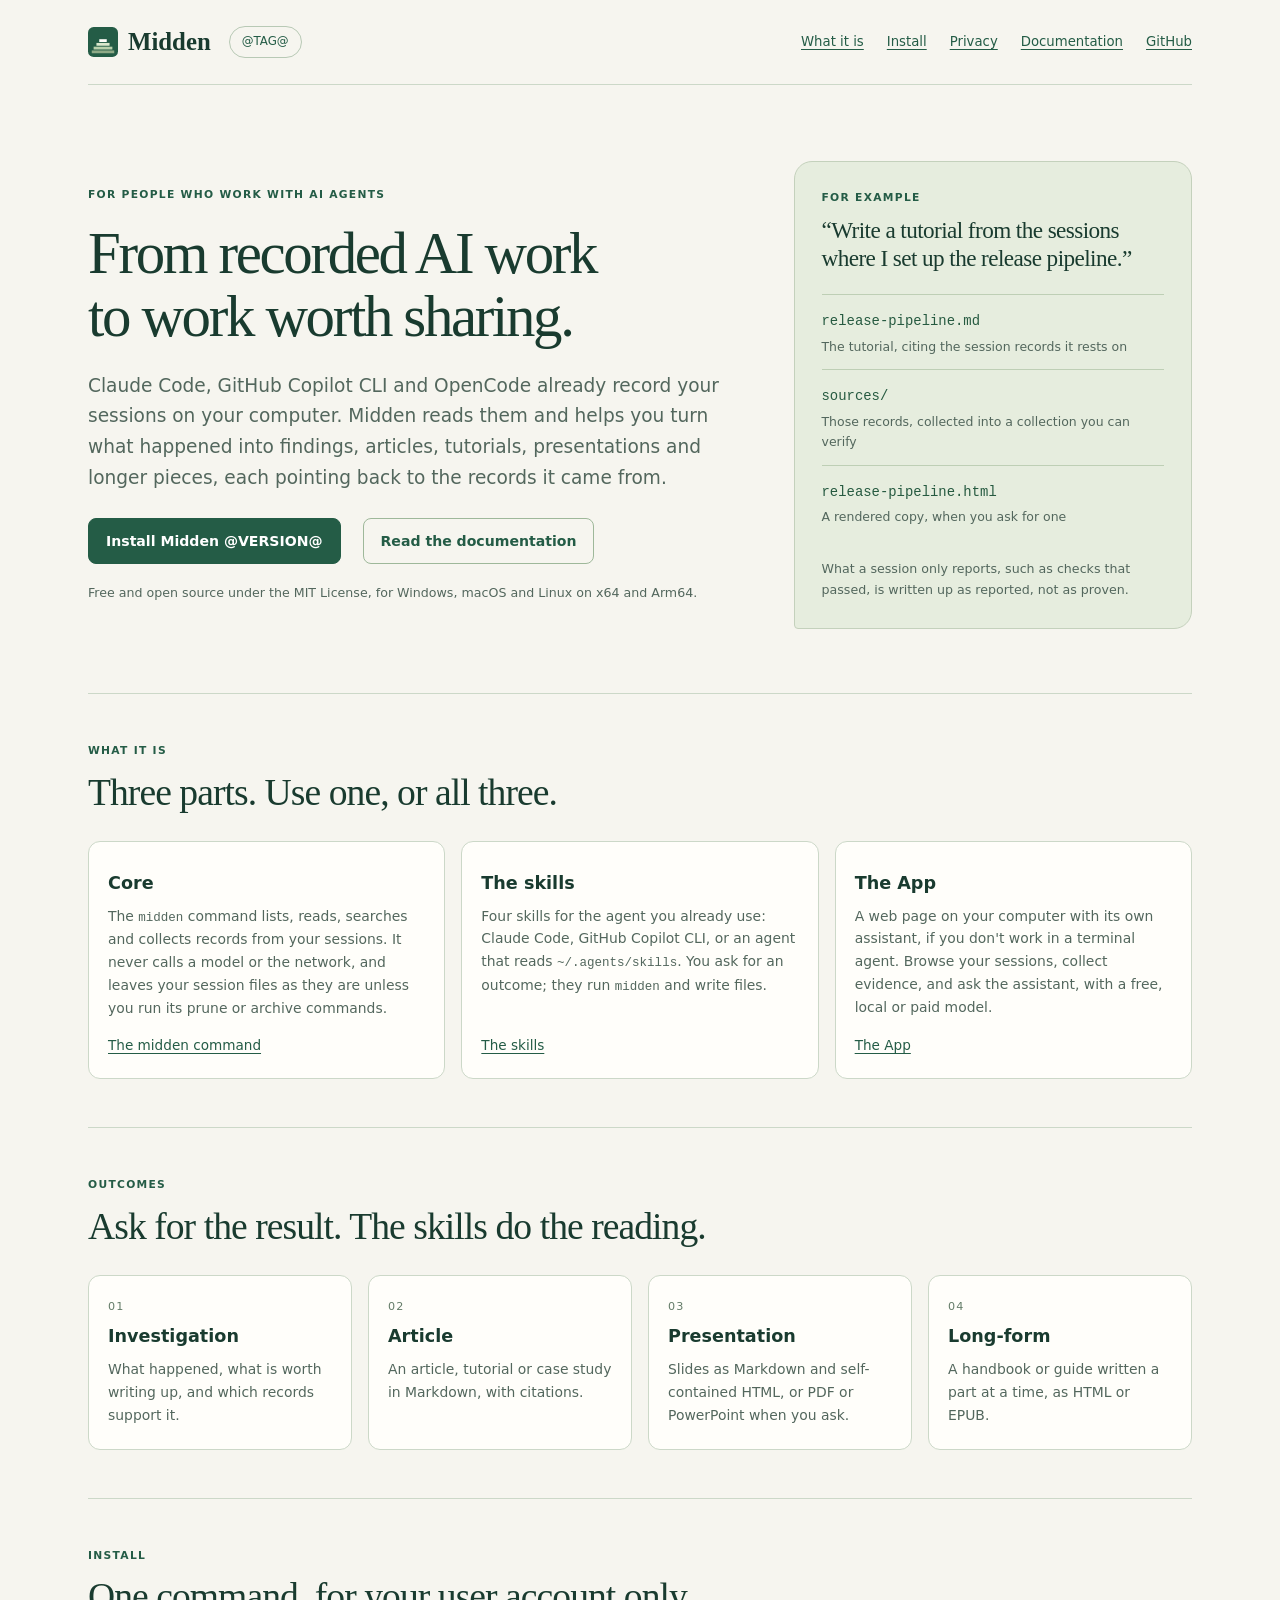
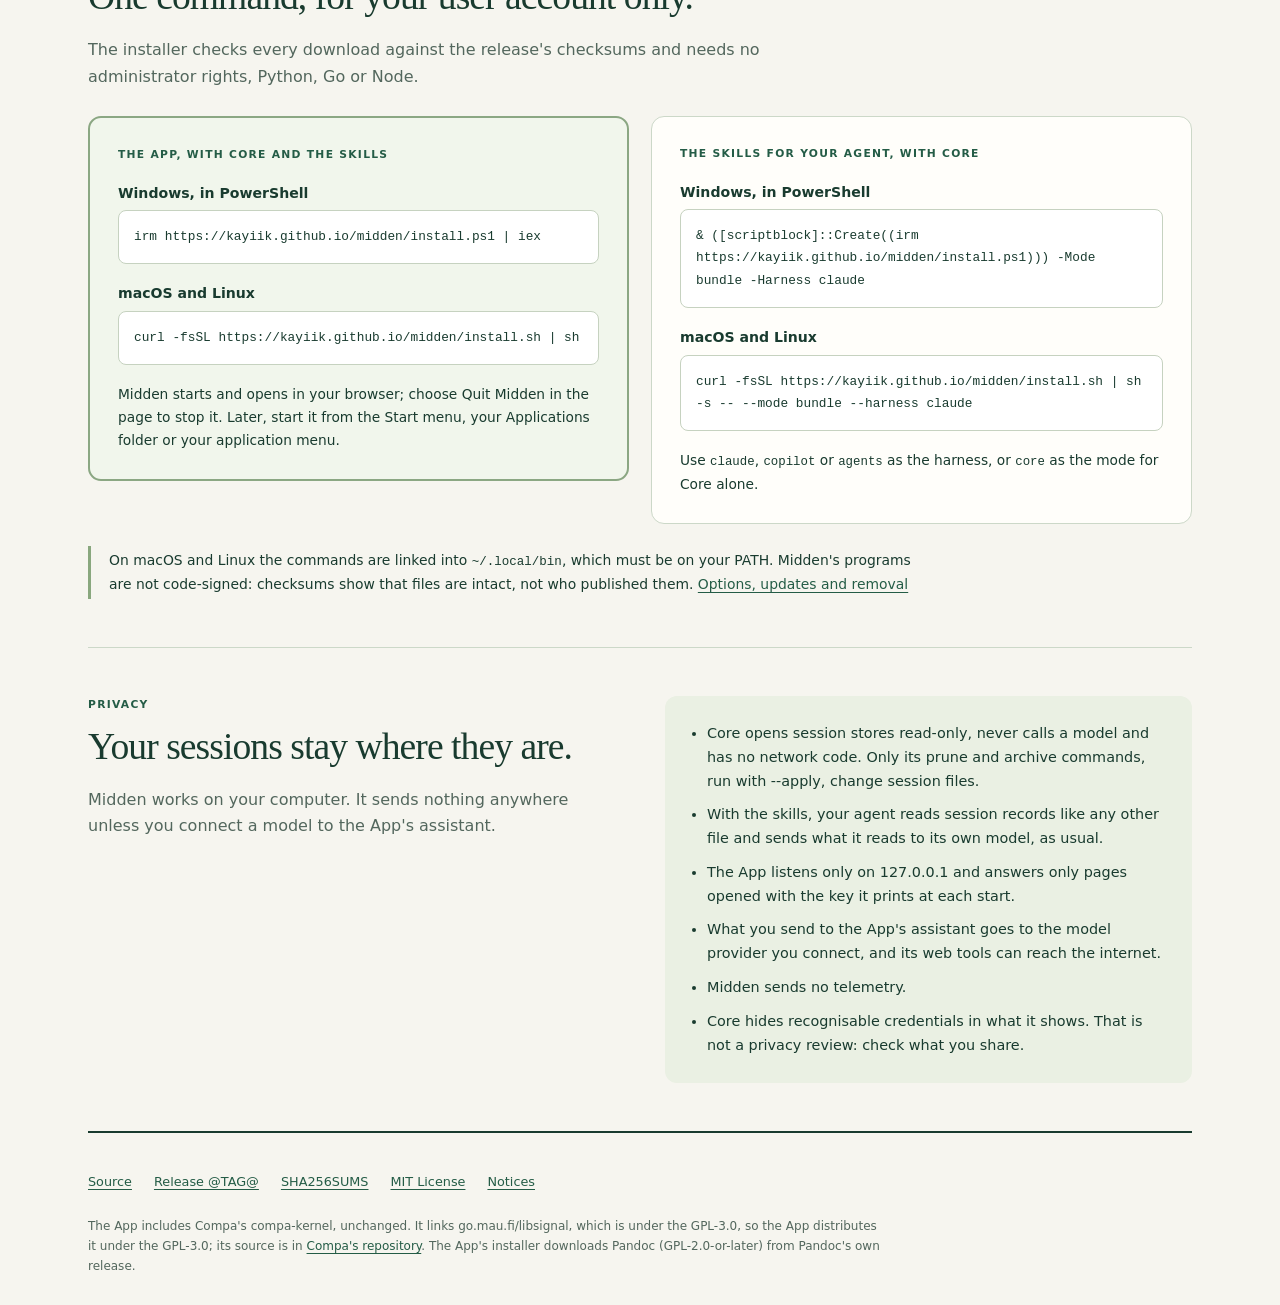
<file: site/index.html>
<!doctype html>
<html lang="en">
<head>
<meta charset="utf-8">
<meta name="viewport" content="width=device-width,initial-scale=1">
<meta name="description" content="Midden reads the AI sessions that Claude Code, GitHub Copilot CLI and OpenCode record on your computer, and helps you turn them into findings, articles, presentations and longer pieces.">
<meta name="color-scheme" content="light">
<title>Midden: from recorded AI work to work worth sharing</title>
<link rel="canonical" href="https://kayiik.github.io/midden/">
<link rel="icon" href="favicon.svg" type="image/svg+xml">
<link rel="stylesheet" href="site.css">
</head>
<body>
<a class="skip-link" href="#content">Skip to content</a>
<div class="page">
<nav class="site-nav" aria-label="Main navigation">
<a class="brand" href="./"><img src="favicon.svg" alt="" width="30" height="30">Midden</a>
<a class="release-tag" href="https://github.com/kayiik/midden/releases/tag/@TAG@">@TAG@</a>
<div class="nav-links">
<a href="#parts">What it is</a>
<a href="#install">Install</a>
<a href="#privacy">Privacy</a>
<a href="https://github.com/kayiik/midden#documentation">Documentation</a>
<a href="https://github.com/kayiik/midden">GitHub</a>
</div>
</nav>

<main id="content">
<header class="hero">
<div>
<p class="eyebrow">For people who work with AI agents</p>
<h1>From recorded AI work to work worth sharing.</h1>
<p class="lead">Claude Code, GitHub Copilot CLI and OpenCode already record your sessions on your computer. Midden reads them and helps you turn what happened into findings, articles, tutorials, presentations and longer pieces, each pointing back to the records it came from.</p>
<div class="actions">
<a class="button" href="#install">Install Midden @VERSION@</a>
<a class="button secondary" href="https://github.com/kayiik/midden#documentation">Read the documentation</a>
</div>
<p class="note">Free and open source under the MIT License, for Windows, macOS and Linux on x64 and Arm64.</p>
</div>
<aside class="work-example" aria-labelledby="example-title">
<p class="eyebrow">For example</p>
<h2 id="example-title">“Write a tutorial from the sessions where I set up the release pipeline.”</h2>
<ul class="file-stack">
<li><code>release-pipeline.md</code><span>The tutorial, citing the session records it rests on</span></li>
<li><code>sources/</code><span>Those records, collected into a collection you can verify</span></li>
<li><code>release-pipeline.html</code><span>A rendered copy, when you ask for one</span></li>
</ul>
<p class="note">What a session only reports, such as checks that passed, is written up as reported, not as proven.</p>
</aside>
</header>

<section id="parts" aria-labelledby="parts-title">
<div class="section-heading">
<p class="eyebrow">What it is</p>
<h2 id="parts-title">Three parts. Use one, or all three.</h2>
</div>
<div class="cards three">
<article>
<h3>Core</h3>
<p>The <code>midden</code> command lists, reads, searches and collects records from your sessions. It never calls a model or the network, and leaves your session files as they are unless you run its prune or archive commands.</p>
<a href="https://github.com/kayiik/midden/blob/main/docs/core.md">The midden command</a>
</article>
<article>
<h3>The skills</h3>
<p>Four skills for the agent you already use: Claude Code, GitHub Copilot CLI, or an agent that reads <code>~/.agents/skills</code>. You ask for an outcome; they run <code>midden</code> and write files.</p>
<a href="https://github.com/kayiik/midden/blob/main/docs/skills.md">The skills</a>
</article>
<article>
<h3>The App</h3>
<p>A web page on your computer with its own assistant, if you don't work in a terminal agent. Browse your sessions, collect evidence, and ask the assistant, with a free, local or paid model.</p>
<a href="https://github.com/kayiik/midden/blob/main/docs/app.md">The App</a>
</article>
</div>
</section>

<section id="outcomes" aria-labelledby="outcomes-title">
<div class="section-heading">
<p class="eyebrow">Outcomes</p>
<h2 id="outcomes-title">Ask for the result. The skills do the reading.</h2>
</div>
<div class="cards four">
<article><p class="card-number">01</p><h3>Investigation</h3><p>What happened, what is worth writing up, and which records support it.</p></article>
<article><p class="card-number">02</p><h3>Article</h3><p>An article, tutorial or case study in Markdown, with citations.</p></article>
<article><p class="card-number">03</p><h3>Presentation</h3><p>Slides as Markdown and self-contained HTML, or PDF or PowerPoint when you ask.</p></article>
<article><p class="card-number">04</p><h3>Long-form</h3><p>A handbook or guide written a part at a time, as HTML or EPUB.</p></article>
</div>
</section>

<section id="install" aria-labelledby="install-title">
<div class="section-heading">
<p class="eyebrow">Install</p>
<h2 id="install-title">One command, for your user account only.</h2>
<p>The installer checks every download against the release's checksums and needs no administrator rights, Python, Go or Node.</p>
</div>
<div class="entrances">
<div class="entrance app-entrance">
<p class="eyebrow">The App, with Core and the skills</p>
<h3>Windows, in PowerShell</h3>
<pre><code>irm https://kayiik.github.io/midden/install.ps1 | iex</code></pre>
<h3>macOS and Linux</h3>
<pre><code>curl -fsSL https://kayiik.github.io/midden/install.sh | sh</code></pre>
<p>Midden starts and opens in your browser; choose Quit Midden in the page to stop it. Later, start it from the Start menu, your Applications folder or your application menu.</p>
</div>
<div class="entrance">
<p class="eyebrow">The skills for your agent, with Core</p>
<h3>Windows, in PowerShell</h3>
<pre><code>&amp; ([scriptblock]::Create((irm https://kayiik.github.io/midden/install.ps1))) -Mode bundle -Harness claude</code></pre>
<h3>macOS and Linux</h3>
<pre><code>curl -fsSL https://kayiik.github.io/midden/install.sh | sh -s -- --mode bundle --harness claude</code></pre>
<p>Use <code>claude</code>, <code>copilot</code> or <code>agents</code> as the harness, or <code>core</code> as the mode for Core alone.</p>
</div>
</div>
<p class="install-note">On macOS and Linux the commands are linked into <code>~/.local/bin</code>, which must be on your PATH. Midden's programs are not code-signed: checksums show that files are intact, not who published them. <a href="https://github.com/kayiik/midden/blob/main/docs/install.md">Options, updates and removal</a></p>
</section>

<section id="privacy" class="split" aria-labelledby="privacy-title">
<div>
<p class="eyebrow">Privacy</p>
<h2 id="privacy-title">Your sessions stay where they are.</h2>
<p>Midden works on your computer. It sends nothing anywhere unless you connect a model to the App's assistant.</p>
</div>
<div class="limits">
<ul>
<li>Core opens session stores read-only, never calls a model and has no network code. Only its prune and archive commands, run with --apply, change session files.</li>
<li>With the skills, your agent reads session records like any other file and sends what it reads to its own model, as usual.</li>
<li>The App listens only on 127.0.0.1 and answers only pages opened with the key it prints at each start.</li>
<li>What you send to the App's assistant goes to the model provider you connect, and its web tools can reach the internet.</li>
<li>Midden sends no telemetry.</li>
<li>Core hides recognisable credentials in what it shows. That is not a privacy review: check what you share.</li>
</ul>
</div>
</section>
</main>

<footer>
<div class="footer-links">
<a href="https://github.com/kayiik/midden">Source</a>
<a href="https://github.com/kayiik/midden/releases/tag/@TAG@">Release @TAG@</a>
<a href="SHA256SUMS">SHA256SUMS</a>
<a href="https://github.com/kayiik/midden/blob/main/LICENSE">MIT License</a>
<a href="https://github.com/kayiik/midden/blob/main/NOTICE">Notices</a>
</div>
<p>The App includes Compa's compa-kernel, unchanged. It links go.mau.fi/libsignal, which is under the GPL-3.0, so the App distributes it under the GPL-3.0; its source is in <a href="https://github.com/kayiik/compa">Compa's repository</a>. The App's installer downloads Pandoc (GPL-2.0-or-later) from Pandoc's own release.</p>
</footer>
</div>
</body>
</html>
</file>
<file: site/site.css>
:root { color-scheme: light; --ink: #193b2f; --muted: #53675d; --paper: #f6f5ef; --surface: #fffefa; --line: #ccd8c8; --accent: #245c46; }
* { box-sizing: border-box; }
html { scroll-padding-top: 20px; }
body { margin: 0; background: var(--paper); color: var(--ink); font: 16px/1.65 system-ui, "Segoe UI", sans-serif; }
.page { max-width: 1160px; margin: auto; padding: 0 28px 30px; }
a { color: var(--accent); text-underline-offset: .22em; }
a:hover { text-decoration-thickness: 2px; }
a:focus-visible { outline: 3px solid #925f15; outline-offset: 4px; border-radius: 3px; }
.skip-link { position: absolute; top: -80px; left: 16px; padding: 10px 16px; background: var(--accent); color: white; z-index: 5; }
.skip-link:focus { top: 8px; }
h1, h2, h3, p, ul { margin: 0; }
h1, h2 { font-family: Georgia, serif; font-weight: 400; }
h1 { font-size: clamp(2.4rem, 4.6vw, 3.8rem); line-height: 1.08; letter-spacing: -.04em; margin: 18px 0 22px; text-wrap: balance; }
h2 { font-size: clamp(1.75rem, 3vw, 2.35rem); line-height: 1.2; letter-spacing: -.025em; margin: 10px 0 18px; text-wrap: balance; }
h3 { font-size: 1.1rem; line-height: 1.3; margin: 8px 0 10px; }
p + p { margin-top: 14px; }
.eyebrow { color: var(--accent); font-size: .67rem; font-weight: 750; text-transform: uppercase; letter-spacing: .12em; }
.note { color: var(--muted); font-size: .79rem; line-height: 1.7; }
.site-nav { display: flex; align-items: center; gap: 18px; padding: 20px 0; border-bottom: 1px solid var(--line); }
.brand { display: inline-flex; align-items: center; gap: 10px; font: 700 1.55rem Georgia, serif; color: var(--ink); text-decoration: none; }
.release-tag { border: 1px solid #b8c9b5; border-radius: 30px; padding: 5px 12px; font-size: .74rem; text-decoration: none; }
.nav-links { margin-left: auto; display: flex; flex-wrap: wrap; gap: 5px 23px; font-size: .83rem; }
.nav-links a { display: inline-flex; align-items: center; min-height: 44px; }
.hero { padding: 76px 0 64px; display: grid; grid-template-columns: minmax(0, 1.65fr) minmax(0, 1fr); gap: 48px; align-items: center; }
.lead { font-size: 1.16rem; color: var(--muted); line-height: 1.65; max-width: 640px; }
.actions { display: flex; align-items: center; flex-wrap: wrap; gap: 14px 22px; margin: 25px 0 18px; }
.button { display: inline-flex; align-items: center; justify-content: center; min-height: 46px; border: 1px solid var(--accent); background: var(--accent); color: white; border-radius: 8px; padding: 10px 17px; text-decoration: none; font-size: .88rem; font-weight: 650; }
.button:hover { background: #173e2e; border-color: #173e2e; }
.button.secondary { background: transparent; color: var(--accent); border-color: #9eb89a; }
.button.secondary:hover { background: #e6ecdf; }
.work-example { background: #e6edde; border: 1px solid #c4d1bc; border-radius: 18px 18px 18px 4px; padding: 27px; }
.work-example h2 { font-size: 1.45rem; }
.file-stack { margin: 22px 0 18px; padding: 0; list-style: none; }
.file-stack li { padding: 12px 0; border-top: 1px solid #becfb5; }
.file-stack code { color: #265a40; font-size: .87rem; }
.file-stack span { display: block; color: var(--muted); font-size: .78rem; margin-top: 3px; }
section { padding: 48px 0; border-top: 1px solid var(--line); }
.section-heading { max-width: 730px; margin-bottom: 26px; }
.section-heading > p:not(.eyebrow) { color: var(--muted); }
.cards { display: grid; gap: 16px; }
.cards.three { grid-template-columns: repeat(3, minmax(0, 1fr)); }
.cards.four { grid-template-columns: repeat(4, minmax(0, 1fr)); }
.cards article { display: flex; flex-direction: column; border: 1px solid var(--line); background: var(--surface); border-radius: 12px; padding: 22px 19px; }
.cards article > p:not(.card-number) { font-size: .87rem; color: var(--muted); }
.cards article > a { margin-top: auto; padding-top: 14px; font-size: .85rem; }
.card-number { color: #647c68; font-size: .7rem; letter-spacing: .1em; }
.entrances { display: grid; grid-template-columns: repeat(2, minmax(0, 1fr)); gap: 22px; align-items: start; }
.entrance { min-width: 0; padding: 28px; border: 1px solid var(--line); border-radius: 13px; background: var(--surface); }
.entrance h3 { font-size: .88rem; margin: 20px 0 8px; }
.entrance > p:last-child { margin-top: 18px; font-size: .86rem; }
.app-entrance { border: 2px solid #8ba783; background: #f1f6ec; }
pre, code { font-family: ui-monospace, "Cascadia Code", Consolas, monospace; }
code { font-size: .9em; overflow-wrap: anywhere; }
pre { margin: 0; padding: 15px; border: 1px solid #c6d2c0; border-radius: 8px; background: #fff; font-size: .8rem; line-height: 1.75; white-space: pre-wrap; overflow-wrap: anywhere; }
pre code { font-size: inherit; }
.install-note { max-width: 830px; margin-top: 22px; border-left: 3px solid #89a77e; padding: 3px 0 3px 18px; font-size: .87rem; }
.split { display: grid; grid-template-columns: 1fr 1fr; gap: 50px; }
.split > div { min-width: 0; }
.split > div > p:not(.eyebrow) { color: var(--muted); }
.limits { background: #eaf0e3; border-radius: 12px; padding: 26px 26px 26px 22px; font-size: .9rem; }
.limits ul { padding-left: 20px; }
.limits li + li { margin-top: 10px; }
footer { padding-top: 26px; border-top: 2px solid var(--ink); }
footer > p { margin-top: 14px; max-width: 800px; font-size: .75rem; color: var(--muted); }
.footer-links { display: flex; flex-wrap: wrap; gap: 0 22px; font-size: .8rem; }
.footer-links a { display: inline-flex; align-items: center; min-height: 44px; }
@media (max-width: 1000px) {
  .hero { gap: 25px; padding-top: 52px; }
  .work-example, .entrance { padding: 22px; }
  .cards.three { grid-template-columns: 1fr; }
  .cards.four { grid-template-columns: repeat(2, minmax(0, 1fr)); }
  .split { gap: 26px; }
}
@media (max-width: 720px) {
  .page { padding: 0 20px 26px; }
  .site-nav { flex-wrap: wrap; gap: 8px 14px; padding: 15px 0 9px; }
  .nav-links { width: 100%; margin: 0; justify-content: space-between; gap: 8px; }
  .hero { grid-template-columns: 1fr; padding: 43px 0 35px; gap: 28px; }
  h1 { font-size: clamp(2.2rem, 9vw, 3rem); }
  .lead { font-size: 1.05rem; }
  section { padding: 35px 0; }
  .entrances, .split { grid-template-columns: 1fr; gap: 20px; }
  .hero .button { width: 100%; }
}
@media (max-width: 400px) {
  .cards.four { grid-template-columns: 1fr; }
  .entrance { padding: 20px 16px; }
}
@media print {
  body { background: white; color: #111; }
  .page { max-width: none; padding: 0; }
  .nav-links, .actions { display: none; }
  section, article, .work-example, .entrance { break-inside: avoid; }
}
</file>
